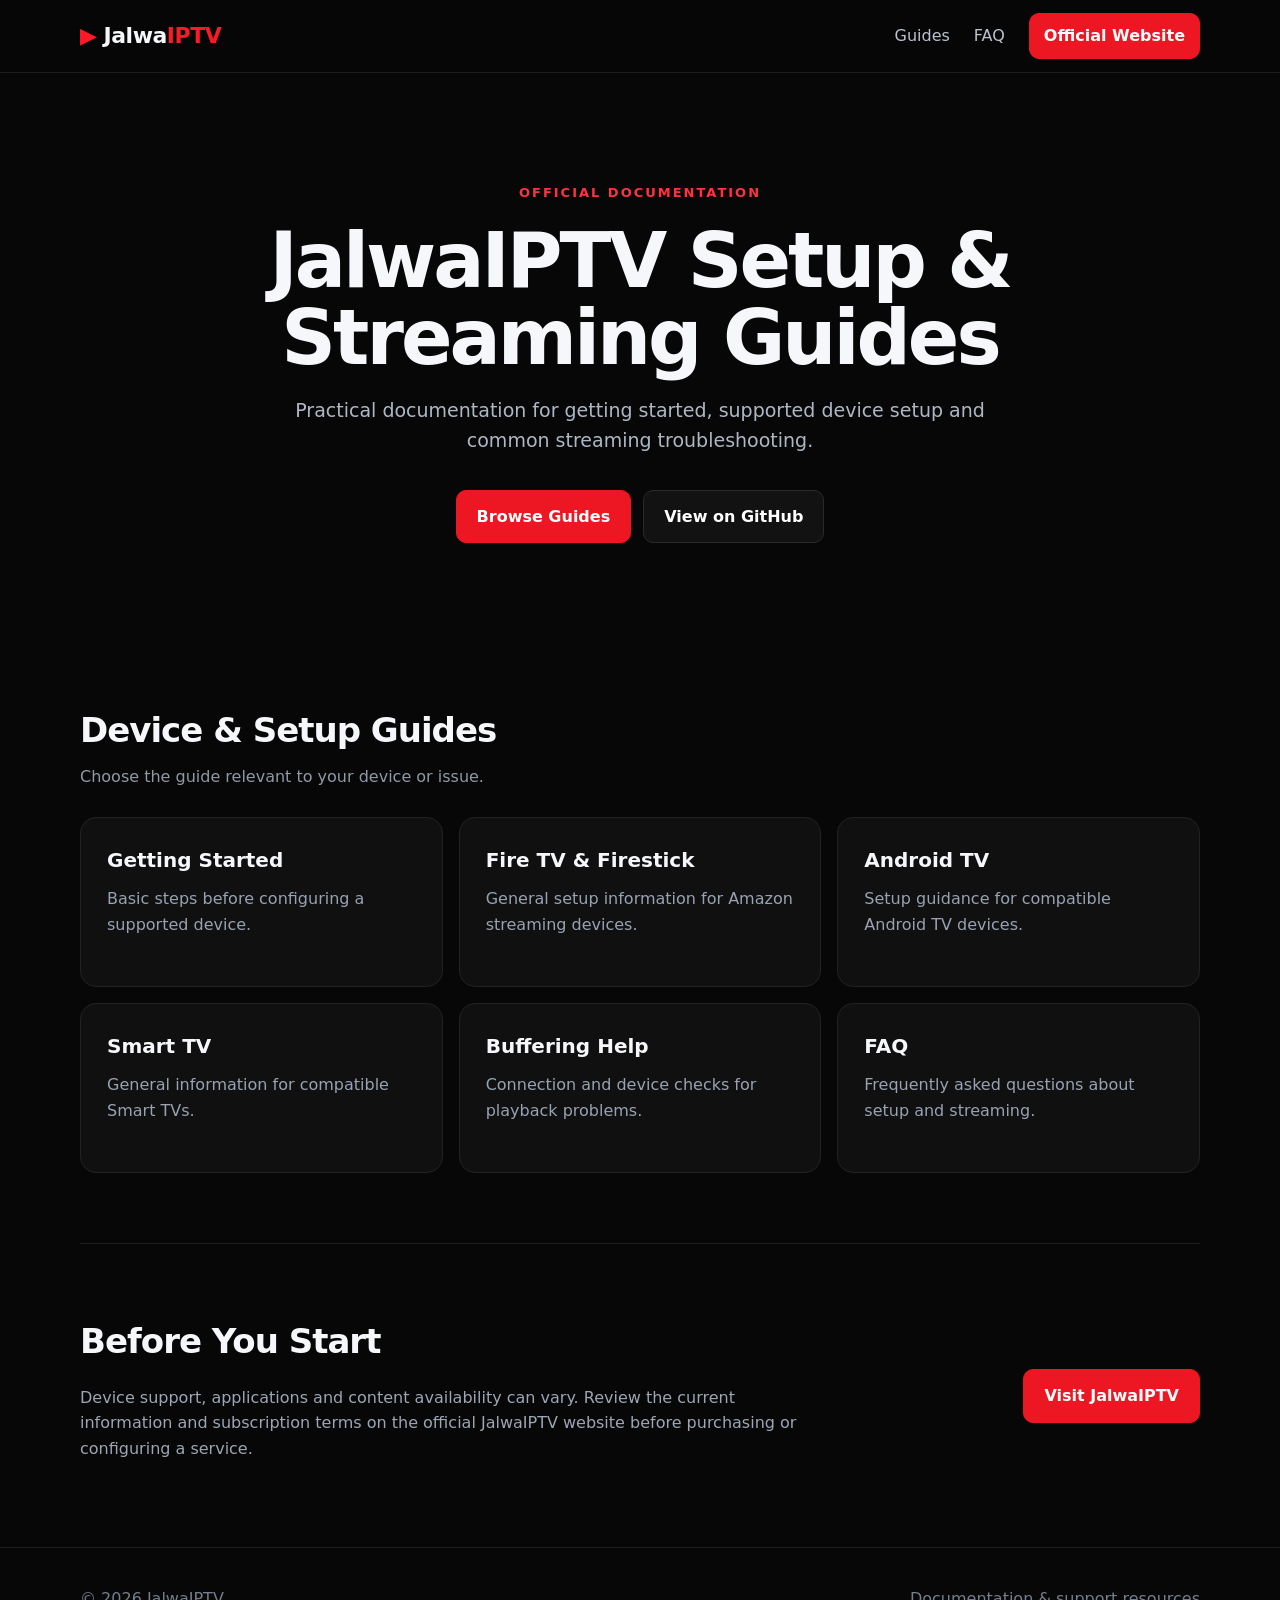
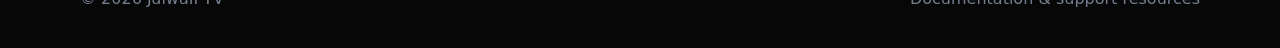
<file: index.html>
<!doctype html>
<html lang="en">
<head>
<meta charset="utf-8">
<meta name="viewport" content="width=device-width,initial-scale=1">
<title>JalwaIPTV Documentation | Streaming & Device Setup Guides</title>
<meta name="description" content="JalwaIPTV documentation for Smart TV, Fire TV, Firestick and Android TV setup, getting started, FAQs and streaming troubleshooting.">
<meta name="robots" content="index,follow">
<link rel="canonical" href="https://jalwaiptv.github.io/">
<meta property="og:type" content="website">
<meta property="og:title" content="JalwaIPTV Documentation">
<meta property="og:description" content="Setup guides, device information, FAQs and streaming troubleshooting from JalwaIPTV.">
<meta property="og:url" content="https://jalwaiptv.github.io/">
<link rel="stylesheet" href="assets/style.css">
<script type="application/ld+json">
{"@context":"https://schema.org","@type":"WebSite","name":"JalwaIPTV Documentation","url":"https://jalwaiptv.github.io/","publisher":{"@type":"Organization","name":"JalwaIPTV","url":"https://jalwaiptv.com/"}}
</script>
</head>
<body>
<header>
  <nav class="wrap nav">
    <a class="brand" href="./"><span class="play">▶</span> Jalwa<span>IPTV</span></a>
    <div class="links"><a href="#guides">Guides</a><a href="#faq">FAQ</a><a class="button small" href="https://jalwaiptv.com/" rel="noopener">Official Website</a></div>
  </nav>
</header>
<main>
<section class="hero wrap">
  <div class="eyebrow">OFFICIAL DOCUMENTATION</div>
  <h1>JalwaIPTV Setup & Streaming Guides</h1>
  <p>Practical documentation for getting started, supported device setup and common streaming troubleshooting.</p>
  <div class="actions"><a class="button" href="#guides">Browse Guides</a><a class="button ghost" href="https://github.com/jalwaiptv" rel="noopener">View on GitHub</a></div>
</section>
<section id="guides" class="wrap section">
  <h2>Device & Setup Guides</h2>
  <p class="sub">Choose the guide relevant to your device or issue.</p>
  <div class="grid">
    <a class="card" href="docs/getting-started.html"><b>Getting Started</b><span>Basic steps before configuring a supported device.</span></a>
    <a class="card" href="docs/firestick-setup.html"><b>Fire TV & Firestick</b><span>General setup information for Amazon streaming devices.</span></a>
    <a class="card" href="docs/android-tv-setup.html"><b>Android TV</b><span>Setup guidance for compatible Android TV devices.</span></a>
    <a class="card" href="docs/smart-tv-setup.html"><b>Smart TV</b><span>General information for compatible Smart TVs.</span></a>
    <a class="card" href="docs/buffering-troubleshooting.html"><b>Buffering Help</b><span>Connection and device checks for playback problems.</span></a>
    <a class="card" href="docs/faq.html"><b>FAQ</b><span>Frequently asked questions about setup and streaming.</span></a>
  </div>
</section>
<section id="faq" class="wrap section trust">
  <div><h2>Before You Start</h2><p>Device support, applications and content availability can vary. Review the current information and subscription terms on the official JalwaIPTV website before purchasing or configuring a service.</p></div>
  <a class="button" href="https://jalwaiptv.com/" rel="noopener">Visit JalwaIPTV</a>
</section>
</main>
<footer><div class="wrap foot"><span>© 2026 JalwaIPTV</span><span>Documentation & support resources</span></div></footer>
</body>
</html>
</file>
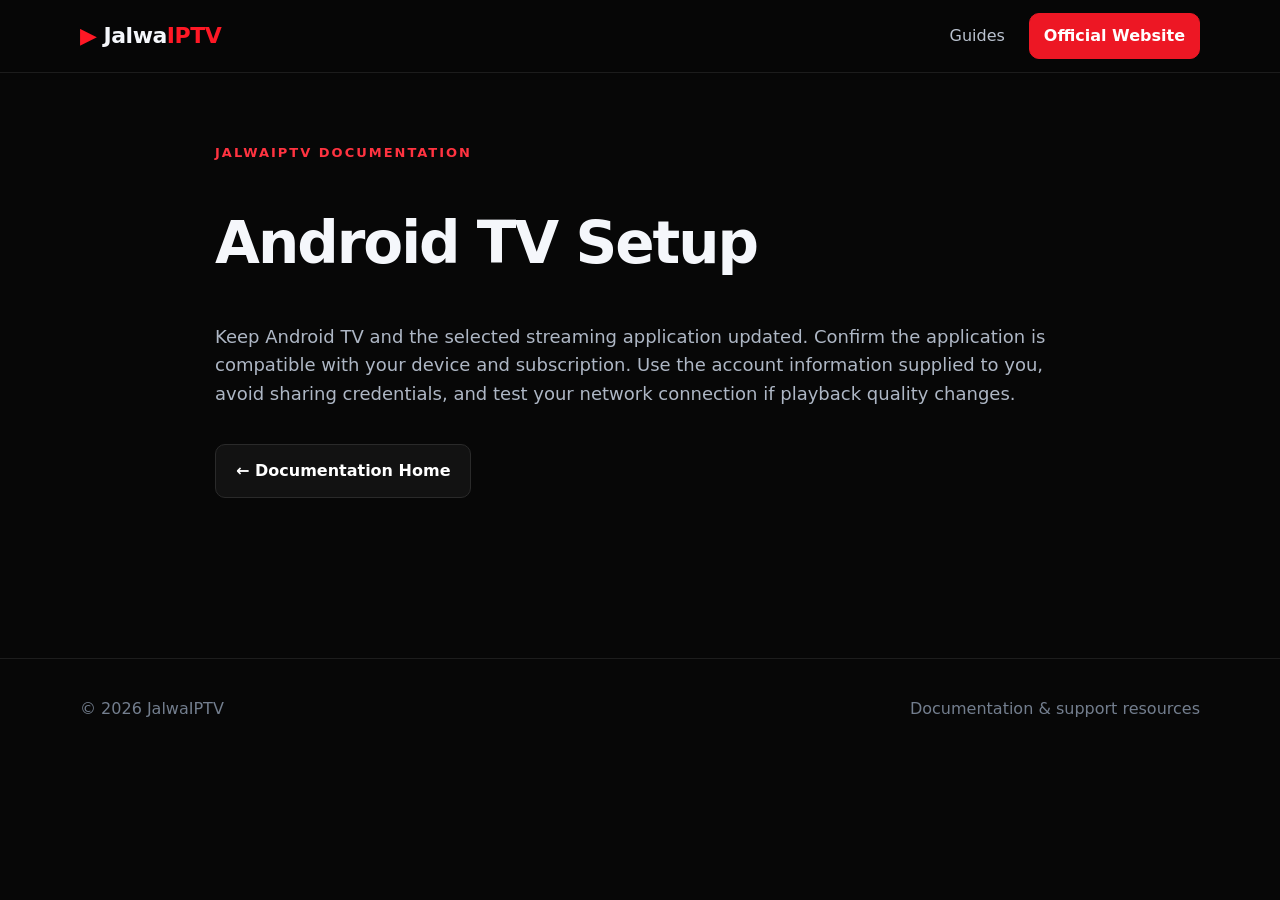
<file: docs/android-tv-setup.html>
<!doctype html><html lang="en"><head><meta charset="utf-8"><meta name="viewport" content="width=device-width,initial-scale=1"><title>Android TV Setup | JalwaIPTV Documentation</title><meta name="description" content="Android TV Setup documentation and guidance from JalwaIPTV."><meta name="robots" content="index,follow"><link rel="stylesheet" href="../assets/style.css"></head><body><header><nav class="wrap nav"><a class="brand" href="../"><span class="play">▶</span> Jalwa<span>IPTV</span></a><div class="links"><a href="../#guides">Guides</a><a class="button small" href="https://jalwaiptv.com/" rel="noopener">Official Website</a></div></nav></header><main><article class="wrap section" style="max-width:850px;min-height:65vh"><div class="eyebrow">JALWAIPTV DOCUMENTATION</div><h1 style="font-size:clamp(36px,6vw,58px);line-height:1.08;letter-spacing:-2px">Android TV Setup</h1><p style="font-size:18px;color:#aeb7c5">Keep Android TV and the selected streaming application updated. Confirm the application is compatible with your device and subscription. Use the account information supplied to you, avoid sharing credentials, and test your network connection if playback quality changes.</p><p style="margin-top:35px"><a class="button ghost" href="../">← Documentation Home</a></p></article></main><footer><div class="wrap foot"><span>© 2026 JalwaIPTV</span><span>Documentation & support resources</span></div></footer></body></html>
</file>
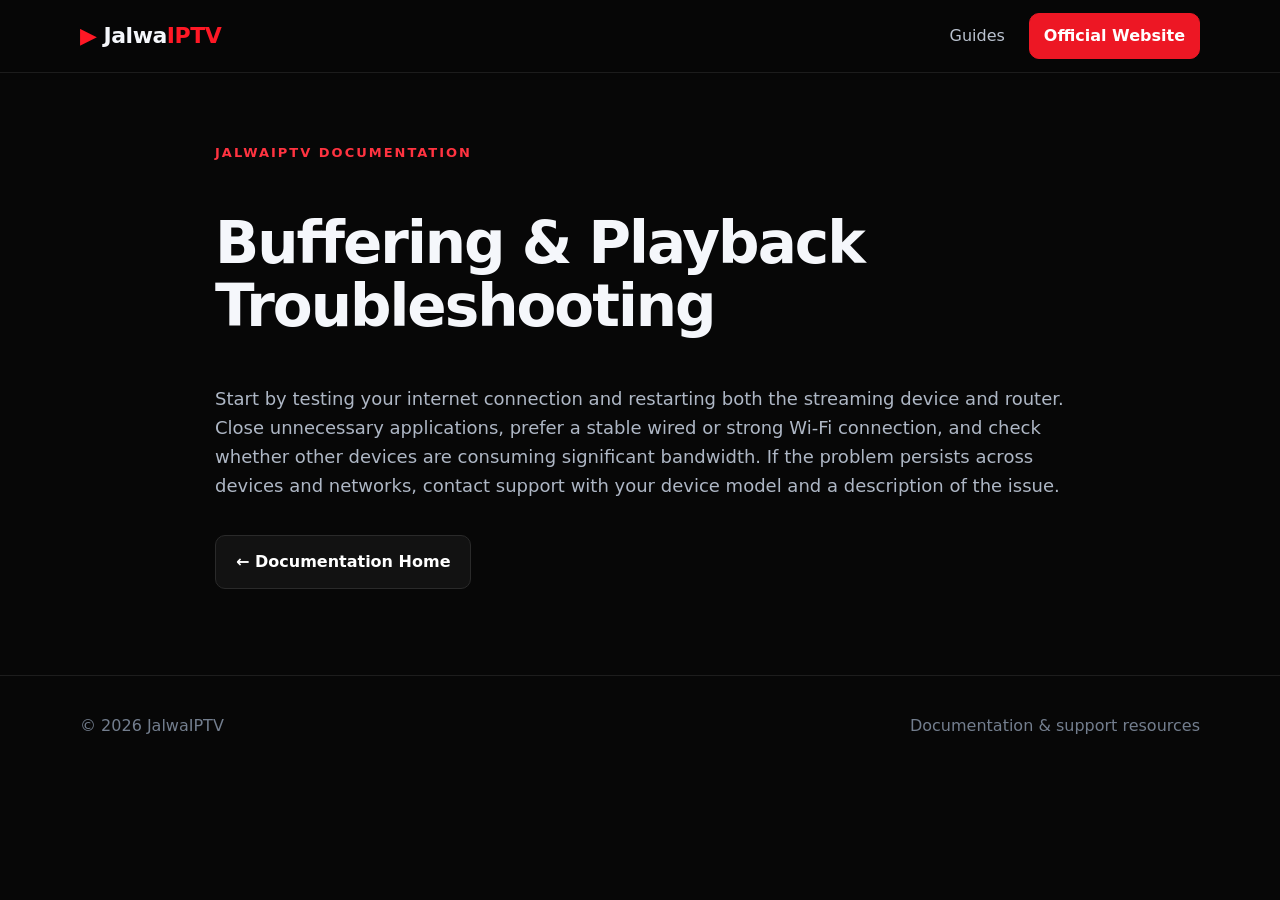
<file: docs/buffering-troubleshooting.html>
<!doctype html><html lang="en"><head><meta charset="utf-8"><meta name="viewport" content="width=device-width,initial-scale=1"><title>Buffering & Playback Troubleshooting | JalwaIPTV Documentation</title><meta name="description" content="Buffering & Playback Troubleshooting documentation and guidance from JalwaIPTV."><meta name="robots" content="index,follow"><link rel="stylesheet" href="../assets/style.css"></head><body><header><nav class="wrap nav"><a class="brand" href="../"><span class="play">▶</span> Jalwa<span>IPTV</span></a><div class="links"><a href="../#guides">Guides</a><a class="button small" href="https://jalwaiptv.com/" rel="noopener">Official Website</a></div></nav></header><main><article class="wrap section" style="max-width:850px;min-height:65vh"><div class="eyebrow">JALWAIPTV DOCUMENTATION</div><h1 style="font-size:clamp(36px,6vw,58px);line-height:1.08;letter-spacing:-2px">Buffering & Playback Troubleshooting</h1><p style="font-size:18px;color:#aeb7c5">Start by testing your internet connection and restarting both the streaming device and router. Close unnecessary applications, prefer a stable wired or strong Wi-Fi connection, and check whether other devices are consuming significant bandwidth. If the problem persists across devices and networks, contact support with your device model and a description of the issue.</p><p style="margin-top:35px"><a class="button ghost" href="../">← Documentation Home</a></p></article></main><footer><div class="wrap foot"><span>© 2026 JalwaIPTV</span><span>Documentation & support resources</span></div></footer></body></html>
</file>
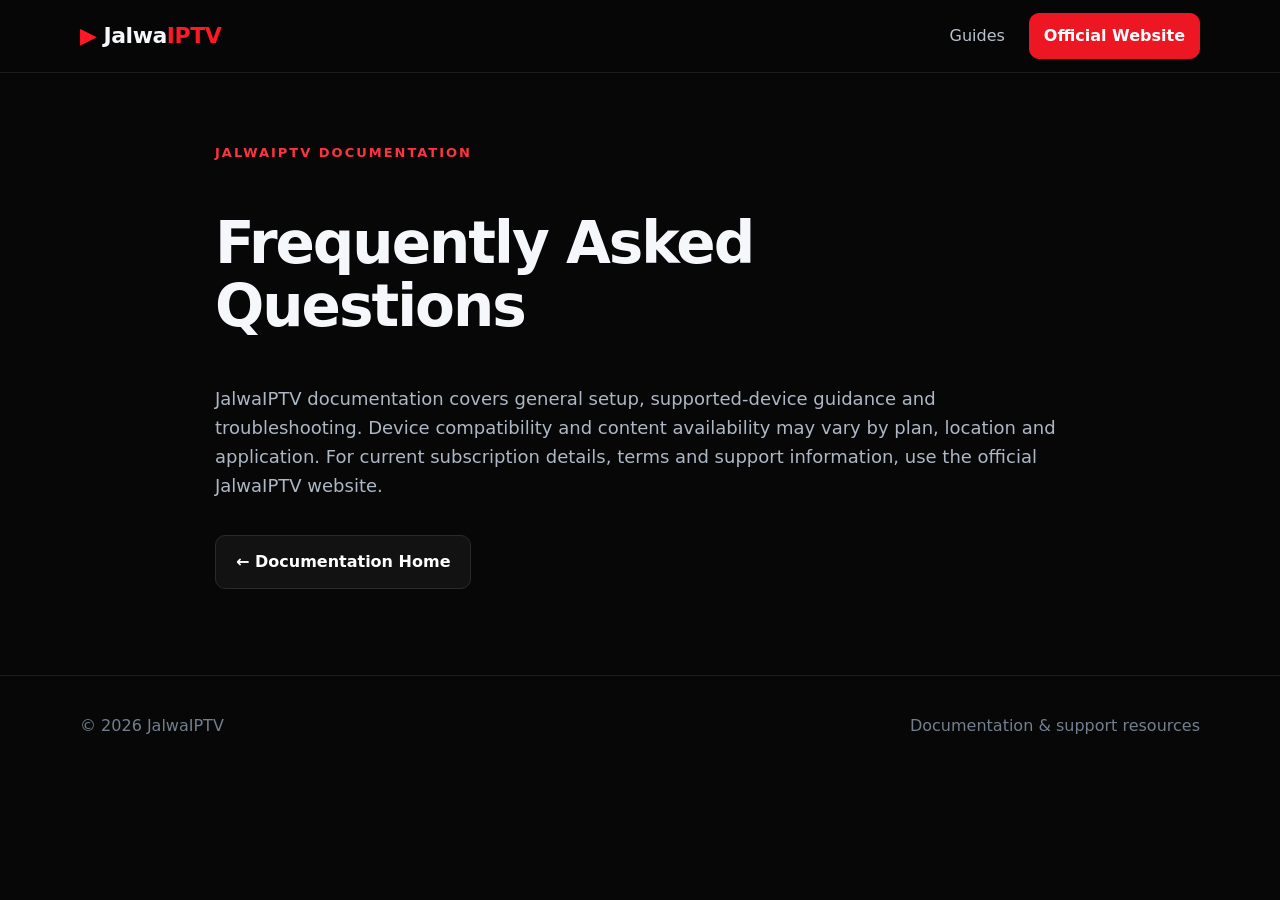
<file: docs/faq.html>
<!doctype html><html lang="en"><head><meta charset="utf-8"><meta name="viewport" content="width=device-width,initial-scale=1"><title>Frequently Asked Questions | JalwaIPTV Documentation</title><meta name="description" content="Frequently Asked Questions documentation and guidance from JalwaIPTV."><meta name="robots" content="index,follow"><link rel="stylesheet" href="../assets/style.css"></head><body><header><nav class="wrap nav"><a class="brand" href="../"><span class="play">▶</span> Jalwa<span>IPTV</span></a><div class="links"><a href="../#guides">Guides</a><a class="button small" href="https://jalwaiptv.com/" rel="noopener">Official Website</a></div></nav></header><main><article class="wrap section" style="max-width:850px;min-height:65vh"><div class="eyebrow">JALWAIPTV DOCUMENTATION</div><h1 style="font-size:clamp(36px,6vw,58px);line-height:1.08;letter-spacing:-2px">Frequently Asked Questions</h1><p style="font-size:18px;color:#aeb7c5">JalwaIPTV documentation covers general setup, supported-device guidance and troubleshooting. Device compatibility and content availability may vary by plan, location and application. For current subscription details, terms and support information, use the official JalwaIPTV website.</p><p style="margin-top:35px"><a class="button ghost" href="../">← Documentation Home</a></p></article></main><footer><div class="wrap foot"><span>© 2026 JalwaIPTV</span><span>Documentation & support resources</span></div></footer></body></html>
</file>
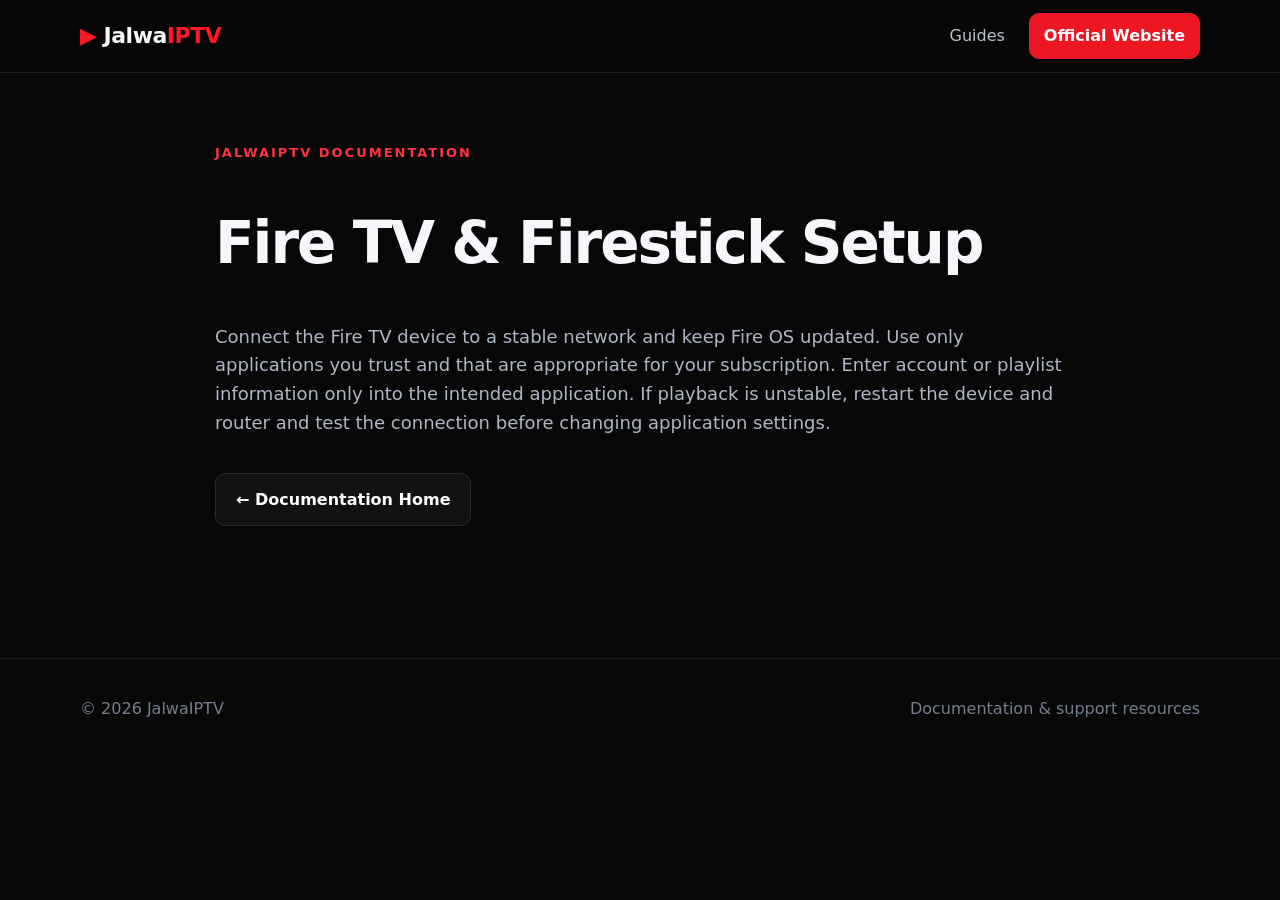
<file: docs/firestick-setup.html>
<!doctype html><html lang="en"><head><meta charset="utf-8"><meta name="viewport" content="width=device-width,initial-scale=1"><title>Fire TV & Firestick Setup | JalwaIPTV Documentation</title><meta name="description" content="Fire TV & Firestick Setup documentation and guidance from JalwaIPTV."><meta name="robots" content="index,follow"><link rel="stylesheet" href="../assets/style.css"></head><body><header><nav class="wrap nav"><a class="brand" href="../"><span class="play">▶</span> Jalwa<span>IPTV</span></a><div class="links"><a href="../#guides">Guides</a><a class="button small" href="https://jalwaiptv.com/" rel="noopener">Official Website</a></div></nav></header><main><article class="wrap section" style="max-width:850px;min-height:65vh"><div class="eyebrow">JALWAIPTV DOCUMENTATION</div><h1 style="font-size:clamp(36px,6vw,58px);line-height:1.08;letter-spacing:-2px">Fire TV & Firestick Setup</h1><p style="font-size:18px;color:#aeb7c5">Connect the Fire TV device to a stable network and keep Fire OS updated. Use only applications you trust and that are appropriate for your subscription. Enter account or playlist information only into the intended application. If playback is unstable, restart the device and router and test the connection before changing application settings.</p><p style="margin-top:35px"><a class="button ghost" href="../">← Documentation Home</a></p></article></main><footer><div class="wrap foot"><span>© 2026 JalwaIPTV</span><span>Documentation & support resources</span></div></footer></body></html>
</file>
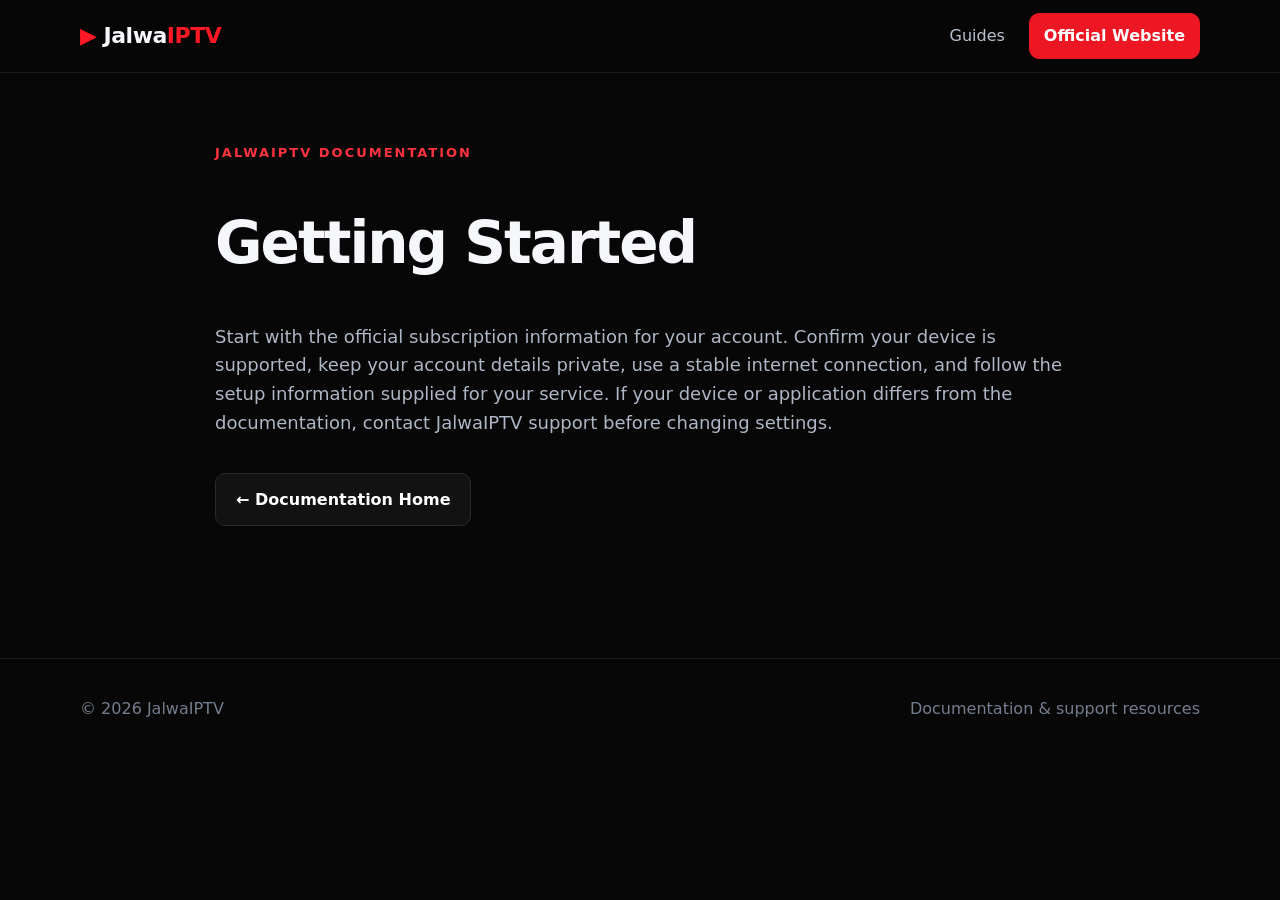
<file: docs/getting-started.html>
<!doctype html><html lang="en"><head><meta charset="utf-8"><meta name="viewport" content="width=device-width,initial-scale=1"><title>Getting Started | JalwaIPTV Documentation</title><meta name="description" content="Getting Started documentation and guidance from JalwaIPTV."><meta name="robots" content="index,follow"><link rel="stylesheet" href="../assets/style.css"></head><body><header><nav class="wrap nav"><a class="brand" href="../"><span class="play">▶</span> Jalwa<span>IPTV</span></a><div class="links"><a href="../#guides">Guides</a><a class="button small" href="https://jalwaiptv.com/" rel="noopener">Official Website</a></div></nav></header><main><article class="wrap section" style="max-width:850px;min-height:65vh"><div class="eyebrow">JALWAIPTV DOCUMENTATION</div><h1 style="font-size:clamp(36px,6vw,58px);line-height:1.08;letter-spacing:-2px">Getting Started</h1><p style="font-size:18px;color:#aeb7c5">Start with the official subscription information for your account. Confirm your device is supported, keep your account details private, use a stable internet connection, and follow the setup information supplied for your service. If your device or application differs from the documentation, contact JalwaIPTV support before changing settings.</p><p style="margin-top:35px"><a class="button ghost" href="../">← Documentation Home</a></p></article></main><footer><div class="wrap foot"><span>© 2026 JalwaIPTV</span><span>Documentation & support resources</span></div></footer></body></html>
</file>
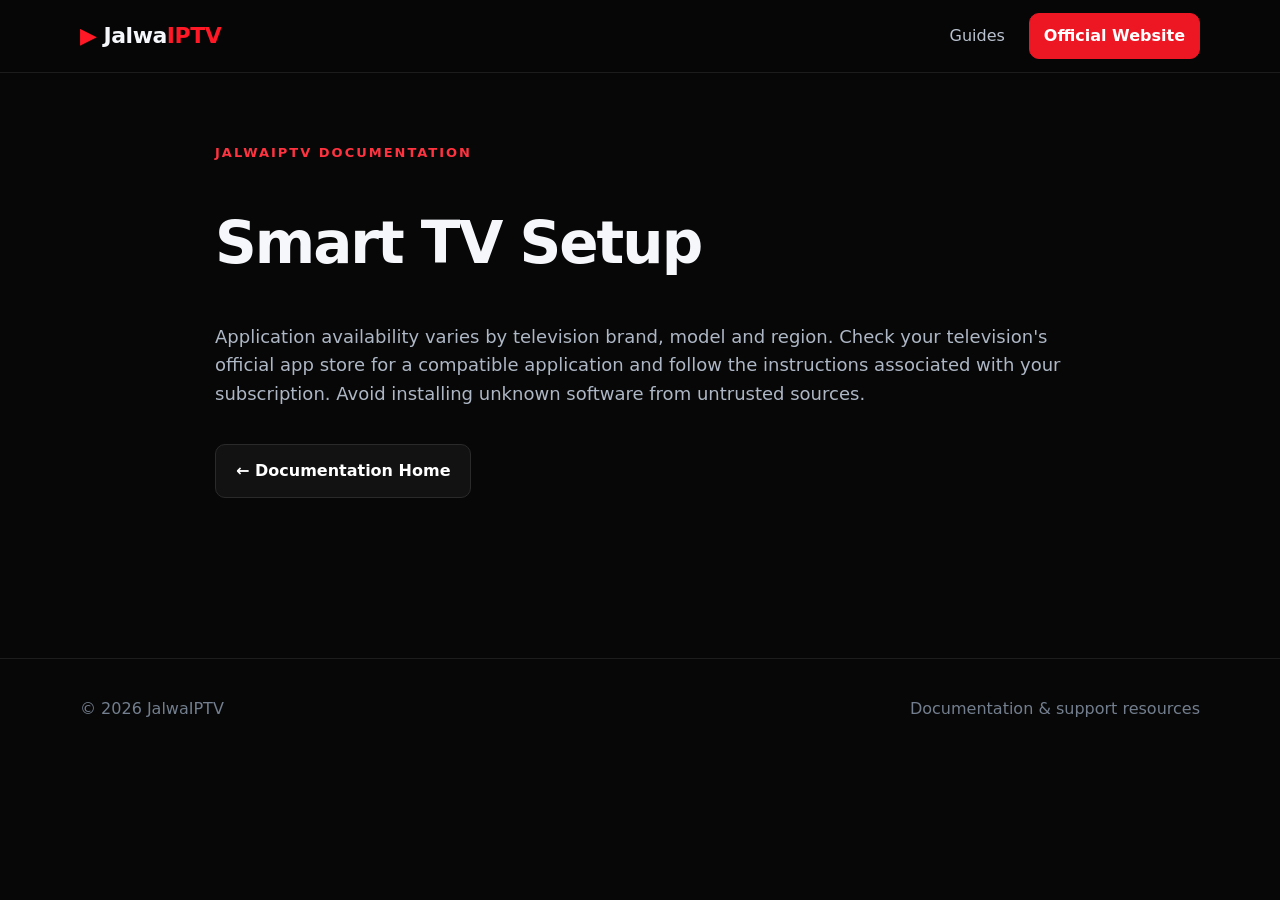
<file: docs/smart-tv-setup.html>
<!doctype html><html lang="en"><head><meta charset="utf-8"><meta name="viewport" content="width=device-width,initial-scale=1"><title>Smart TV Setup | JalwaIPTV Documentation</title><meta name="description" content="Smart TV Setup documentation and guidance from JalwaIPTV."><meta name="robots" content="index,follow"><link rel="stylesheet" href="../assets/style.css"></head><body><header><nav class="wrap nav"><a class="brand" href="../"><span class="play">▶</span> Jalwa<span>IPTV</span></a><div class="links"><a href="../#guides">Guides</a><a class="button small" href="https://jalwaiptv.com/" rel="noopener">Official Website</a></div></nav></header><main><article class="wrap section" style="max-width:850px;min-height:65vh"><div class="eyebrow">JALWAIPTV DOCUMENTATION</div><h1 style="font-size:clamp(36px,6vw,58px);line-height:1.08;letter-spacing:-2px">Smart TV Setup</h1><p style="font-size:18px;color:#aeb7c5">Application availability varies by television brand, model and region. Check your television's official app store for a compatible application and follow the instructions associated with your subscription. Avoid installing unknown software from untrusted sources.</p><p style="margin-top:35px"><a class="button ghost" href="../">← Documentation Home</a></p></article></main><footer><div class="wrap foot"><span>© 2026 JalwaIPTV</span><span>Documentation & support resources</span></div></footer></body></html>
</file>
<file: assets/style.css>
*{box-sizing:border-box}html{scroll-behavior:smooth}body{margin:0;background:#070707;color:#f5f7fb;font-family:Inter,system-ui,-apple-system,Segoe UI,Roboto,Arial,sans-serif;line-height:1.6}a{color:inherit;text-decoration:none}.wrap{width:min(1120px,calc(100% - 40px));margin:auto}header{position:sticky;top:0;z-index:10;background:rgba(7,7,7,.88);backdrop-filter:blur(16px);border-bottom:1px solid #1c1c1c}.nav{min-height:72px;display:flex;align-items:center;justify-content:space-between}.brand{font-size:22px;font-weight:850;letter-spacing:-.5px}.brand span,.play{color:#ff1825}.links{display:flex;align-items:center;gap:24px;color:#bac2cf}.links a:hover{color:#fff}.hero{padding:110px 0 90px;max-width:900px;margin-left:auto;margin-right:auto;text-align:center}.eyebrow{color:#ff3340;font-weight:800;font-size:13px;letter-spacing:2px}.hero h1{font-size:clamp(42px,7vw,76px);line-height:1.02;letter-spacing:-3px;margin:18px 0}.hero p{max-width:720px;margin:0 auto;color:#aeb7c5;font-size:19px}.actions{display:flex;gap:12px;justify-content:center;margin-top:34px;flex-wrap:wrap}.button{display:inline-flex;align-items:center;justify-content:center;background:#ed1724;color:#fff;padding:13px 20px;border-radius:10px;font-weight:750;border:1px solid #ed1724}.button:hover{filter:brightness(1.12)}.button.ghost{background:#121212;border-color:#2a2a2a}.button.small{padding:9px 14px}.section{padding:70px 0}.section h2{font-size:34px;letter-spacing:-1px;margin:0}.sub{color:#9099a8;margin:6px 0 28px}.grid{display:grid;grid-template-columns:repeat(3,1fr);gap:16px}.card{background:#101010;border:1px solid #222;border-radius:16px;padding:26px;min-height:170px;transition:.2s}.card:hover{transform:translateY(-3px);border-color:#444;background:#141414}.card b{display:block;font-size:20px;margin-bottom:10px}.card span{color:#98a2b2}.trust{display:flex;gap:35px;align-items:center;justify-content:space-between;border-top:1px solid #1d1d1d}.trust p{color:#9ca6b5;max-width:720px}footer{border-top:1px solid #1d1d1d;color:#737e8e}.foot{min-height:100px;display:flex;align-items:center;justify-content:space-between;gap:20px}@media(max-width:760px){.links>a:not(.button){display:none}.hero{padding:80px 0 65px}.hero h1{letter-spacing:-2px}.grid{grid-template-columns:1fr}.trust{align-items:flex-start;flex-direction:column}.foot{flex-direction:column;justify-content:center;align-items:flex-start}.wrap{width:min(100% - 28px,1120px)}}
</file>
